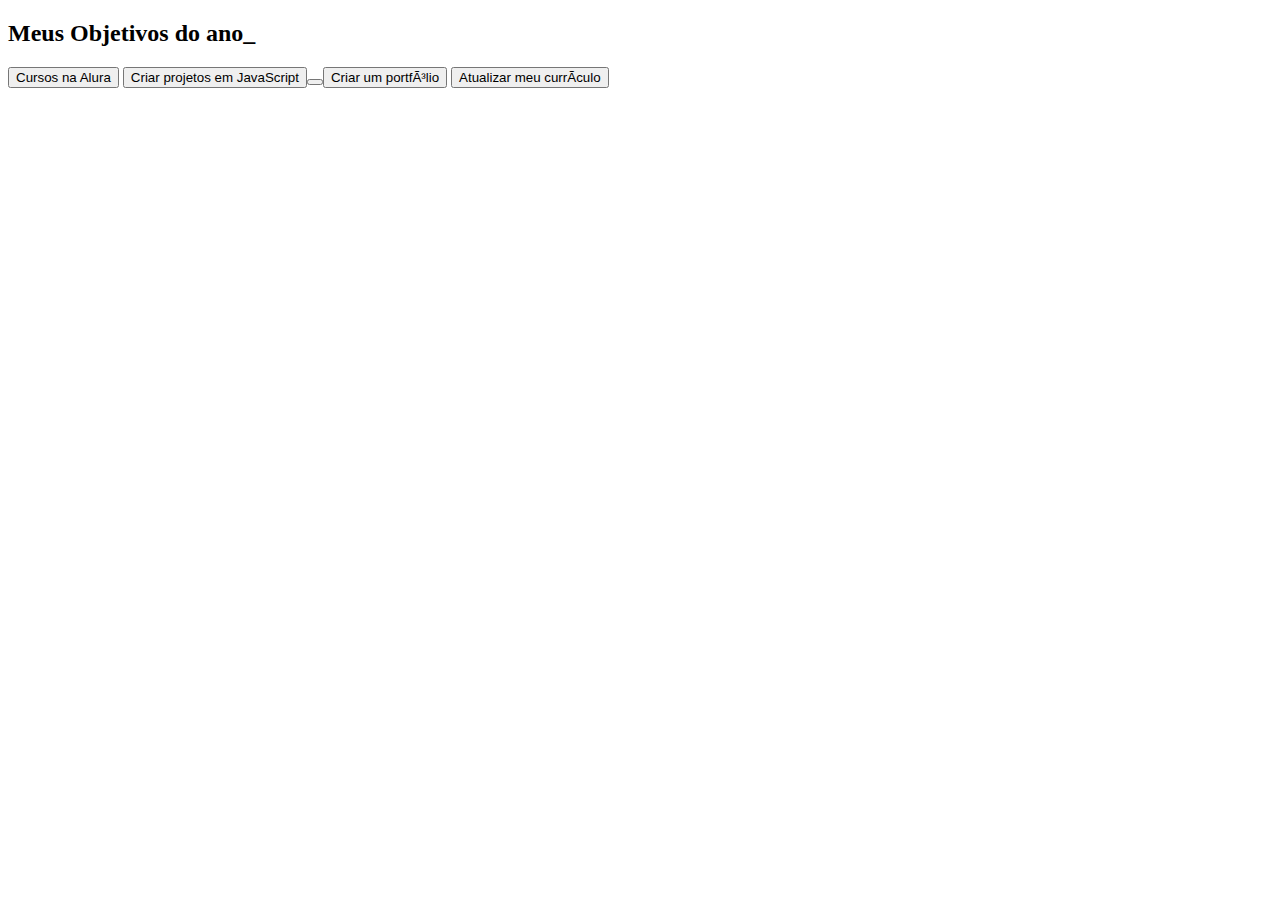
<file: 12 do 03/index.html>
<!DOCTYPE html>
<html lang=”pt-br”>
<head>
<meta charset=”UTF-8”>

<meta name=”viewport” content=”width=device-width, initial-
scale=1.0”>

<title>Meus objetivos do ano</title>
<link rel=”stylesheet” href=”style.css”>
</head>
<body>
    <section class=”conteudo-principal”></section>
<h2 class=”titulo-principal”>Meus Objetivos do ano_</h2>
<div class=”botoes”>
    <button class=”botao”>Cursos na Alura</button>
    <button class=”botao”>Criar projetos em JavaScript<button>
    <button class=”botao”>Criar um portfólio</button>
    <button class=”botao”>Atualizar meu currículo</button>
    </div>
</body>
</html>
</file>
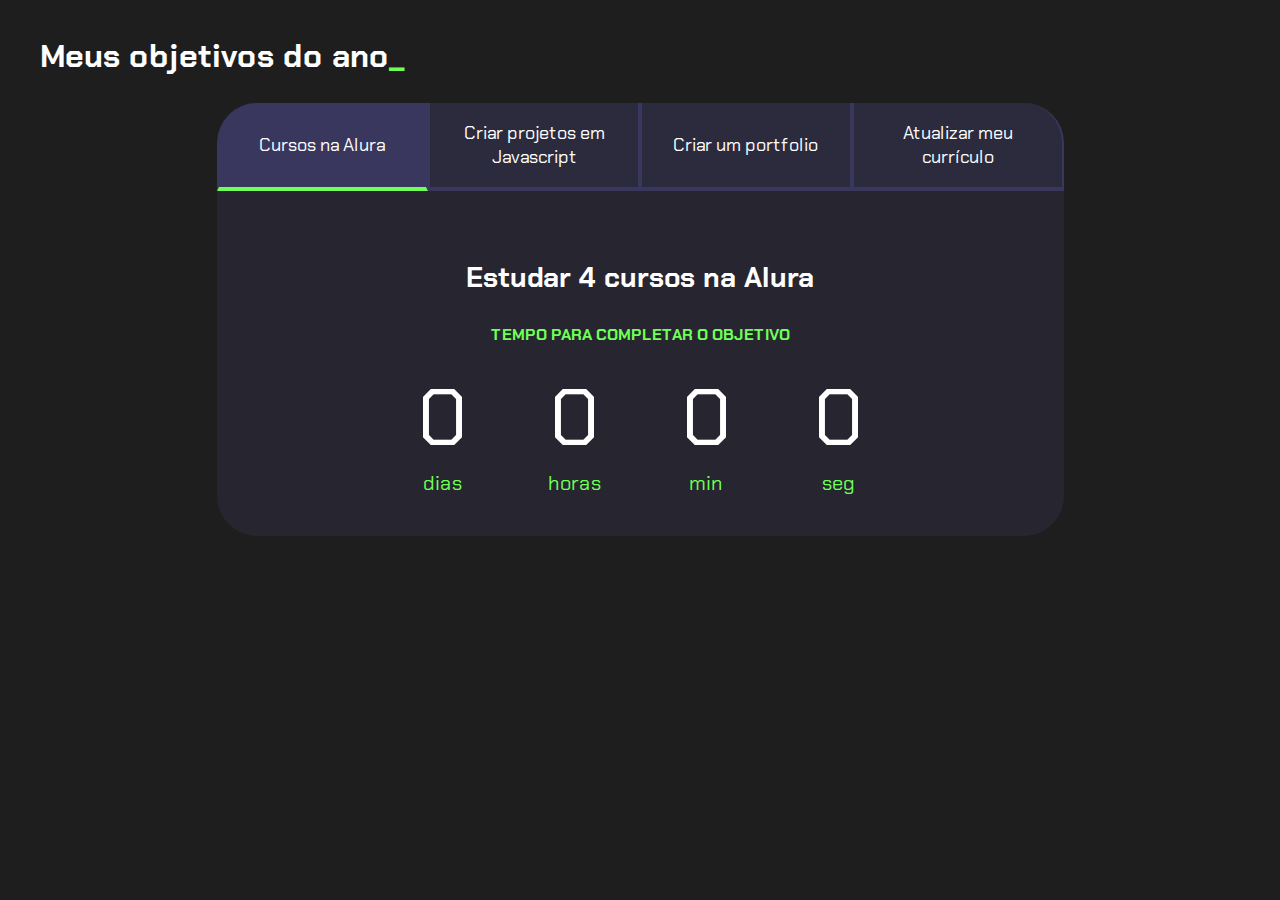
<file: nani/index.html>
<!DOCTYPE html>
<html lang="pt-br">

<head>
    <meta charset="UTF-8">
    <meta name="viewport" content="width=device-width, initial-scale=1.0">
    <title>Meus objetivos do ano</title>
    <link rel="stylesheet" href="style.css">
</head>

<body>
    <section class="conteudo-principal">
        <h2 class="titulo-principal">Meus objetivos do ano<span>_</span></h2>
        <div class="conteudo">
            <div class="botoes">
                <button class="botao ativo">Cursos na Alura</button>
                <button class="botao">Criar projetos em Javascript</button>
                <button class="botao">Criar um portfolio</button>
                <button class="botao">Atualizar meu currículo</button>
            </div>
            <div class="abas-textos">
                <div class="aba-conteudo ativo">
                    <h3 class="aba-conteudo-titulo-principal">Estudar 4 cursos na Alura</h3>
                    <h4 class="aba-conteudo-titulo-secundario">Tempo para completar o objetivo</h4>
                    <div class="contador">
                        <div class="contador-digito">
                            <p class="contador-digito-numero" id="dias0"></p>
                            <p class="contador-digito-texto">dias</p>
                        </div>
                        <div class="contador-digito">
                            <p class="contador-digito-numero" id="horas0"></p>
                            <p class="contador-digito-texto">horas</p>
                        </div>
                        <div class="contador-digito">
                            <p class="contador-digito-numero" id="min0"></p>
                            <p class="contador-digito-texto">min</p>
                        </div>
                        <div class="contador-digito">
                            <p class="contador-digito-numero" id="seg0"></p>
                            <p class="contador-digito-texto">seg</p>
                        </div>
                    </div>
                </div>
                <div class="aba-conteudo">
                    <h3 class="aba-conteudo-titulo-principal">Criar 5 projetos em Javascript</h3>
                    <h4 class="aba-conteudo-titulo-secundario">Tempo para completar o objetivo</h4>
                    <div class="contador">
                        <div class="contador-digito">
                            <p class="contador-digito-numero" id="dias1"></p>
                            <p class="contador-digito-texto">dias</p>
                        </div>
                        <div class="contador-digito">
                            <p class="contador-digito-numero" id="horas1"></p>
                            <p class="contador-digito-texto">horas</p>
                        </div>
                        <div class="contador-digito">
                            <p class="contador-digito-numero" id="min1"></p>
                            <p class="contador-digito-texto">min</p>
                        </div>
                        <div class="contador-digito">
                            <p class="contador-digito-numero" id="seg1"></p>
                            <p class="contador-digito-texto">seg</p>
                        </div>
                    </div>
                </div>
                <div class="aba-conteudo">
                    <h3 class="aba-conteudo-titulo-principal">Criar um portfolio com os meus 3 melhores projetos</h3>
                    <h4 class="aba-conteudo-titulo-secundario">Tempo para completar o objetivo</h4>
                    <div class="contador">
                        <div class="contador-digito">
                            <p class="contador-digito-numero" id="dias2"></p>
                            <p class="contador-digito-texto">dias</p>
                        </div>
                        <div class="contador-digito">
                            <p class="contador-digito-numero" id="horas2"></p>
                            <p class="contador-digito-texto">horas</p>
                        </div>
                        <div class="contador-digito">
                            <p class="contador-digito-numero" id="min2"></p>
                            <p class="contador-digito-texto">min</p>
                        </div>
                        <div class="contador-digito">
                            <p class="contador-digito-numero" id="seg2"></p>
                            <p class="contador-digito-texto">seg</p>
                        </div>
                    </div>
                </div>
                <div class="aba-conteudo">
                    <h3 class="aba-conteudo-titulo-principal">Atualizar meu curriculo com os certificados da Alura</h3>
                    <h4 class="aba-conteudo-titulo-secundario">Tempo para completar o objetivo</h4>
                    <div class="contador">
                        <div class="contador-digito">
                            <p class="contador-digito-numero" id="dias3"></p>
                            <p class="contador-digito-texto">dias</p>
                        </div>
                        <div class="contador-digito">
                            <p class="contador-digito-numero" id="horas3"></p>
                            <p class="contador-digito-texto">horas</p>
                        </div>
                        <div class="contador-digito">
                            <p class="contador-digito-numero" id="min3"></p>
                            <p class="contador-digito-texto">min</p>
                        </div>
                        <div class="contador-digito">
                            <p class="contador-digito-numero" id="seg3"></p>
                            <p class="contador-digito-texto">seg</p>
                        </div>
                    </div>
                </div>
            </div>
        </div>
    </section>
    <script src="main.js"></script>
</body>

</html>
</file>
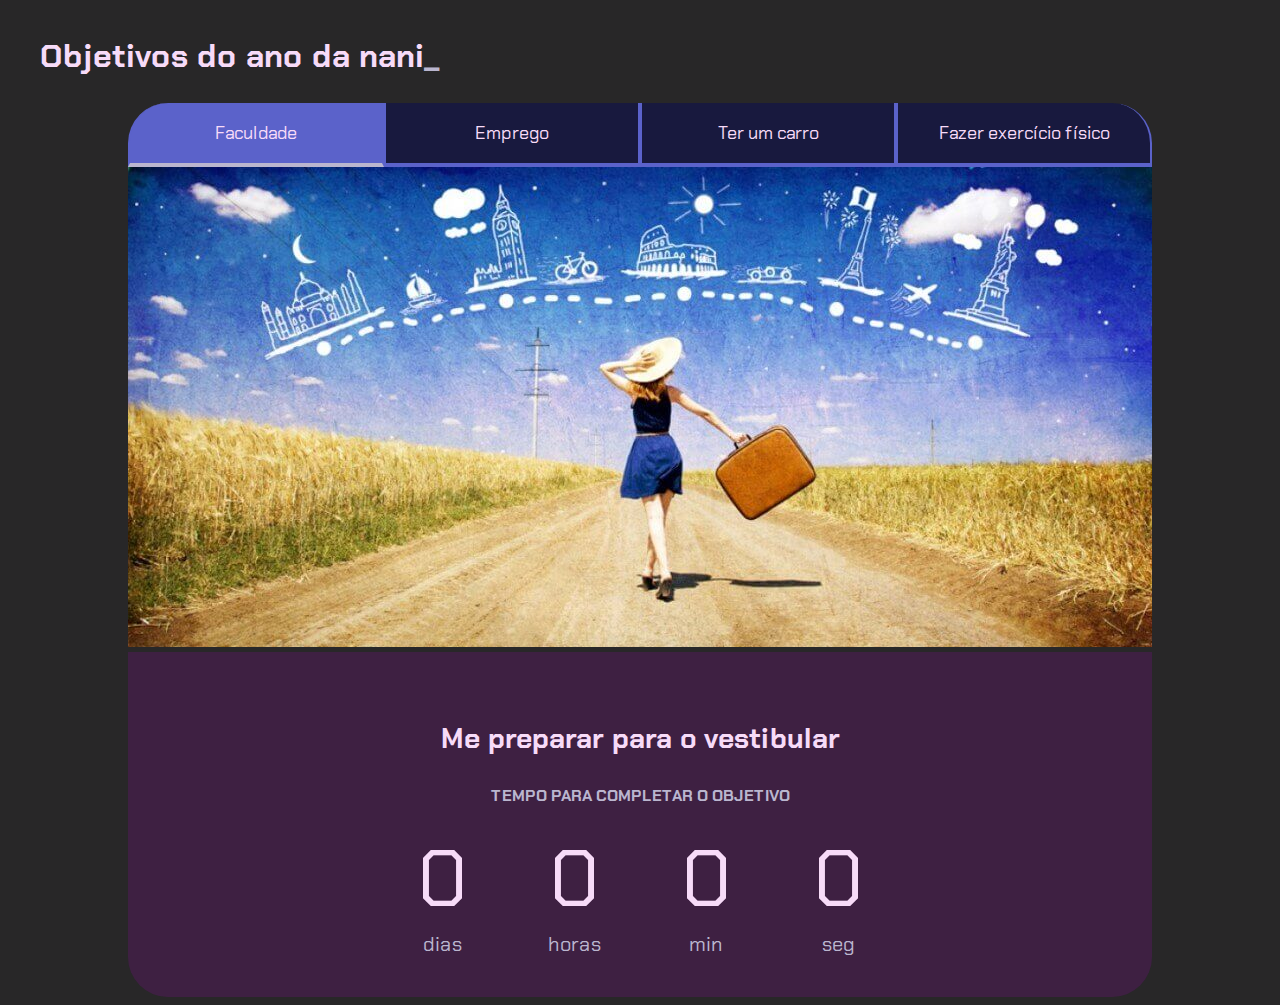
<file: nani16/index.html>
<!DOCTYPE html>
<html lang="pt-br">

<head>
    <meta charset="UTF-8">
    <meta name="viewport" content="width=device-width, initial-scale=1.0">
    <title>Meus objetivos do ano</title>
    <link rel="stylesheet" href="style.css">
</head>

<body>
    <section class="conteudo-principal">
        <h2 class="titulo-principal">Objetivos do ano da nani<span>_</span></h2>
        <div class="conteudo">
            <div class="botoes">
                <button class="botao ativo">Faculdade</button>
                <button class="botao">Emprego</button>
                <button class="botao">Ter um carro</button>
                <button class="botao">Fazer exercício físico</button>
                
            
            </div>
            <img src="fe.jpg">
            <div class="abas-textos">
                <div class="aba-conteudo ativo">
                    <h3 class="aba-conteudo-titulo-principal">Me preparar para o vestibular</h3>
                    <h4 class="aba-conteudo-titulo-secundario">Tempo para completar o objetivo</h4>
                    <div class="contador">
                        <div class="contador-digito">
                            <p class="contador-digito-numero" id="dias0"></p>
                            <p class="contador-digito-texto">dias</p>
                        </div>
                        <div class="contador-digito">
                            <p class="contador-digito-numero" id="horas0"></p>
                            <p class="contador-digito-texto">horas</p>
                        </div>
                        <div class="contador-digito">
                            <p class="contador-digito-numero" id="min0"></p>
                            <p class="contador-digito-texto">min</p>
                        </div>
                        <div class="contador-digito">
                            <p class="contador-digito-numero" id="seg0"></p>
                            <p class="contador-digito-texto">seg</p>
                        </div>
                    </div>
                </div>
                <div class="aba-conteudo">
                    <h3 class="aba-conteudo-titulo-principal">Criar e enviar curriculo</h3>
                    <h4 class="aba-conteudo-titulo-secundario">Tempo para completar o objetivo</h4>
                    <div class="contador">
                        <div class="contador-digito">
                            <p class="contador-digito-numero" id="dias1"></p>
                            <p class="contador-digito-texto">dias</p>
                        </div>
                        <div class="contador-digito">
                            <p class="contador-digito-numero" id="horas1"></p>
                            <p class="contador-digito-texto">horas</p>
                        </div>
                        <div class="contador-digito">
                            <p class="contador-digito-numero" id="min1"></p>
                            <p class="contador-digito-texto">min</p>
                        </div>
                        <div class="contador-digito">
                            <p class="contador-digito-numero" id="seg1"></p>
                            <p class="contador-digito-texto">seg</p>
                        </div>
                    </div>
                </div>
                <div class="aba-conteudo">
                    <h3 class="aba-conteudo-titulo-principal">Tirar minha CNH</h3>
                    <h4 class="aba-conteudo-titulo-secundario">Tempo para completar o objetivo</h4>
                    <div class="contador">
                        <div class="contador-digito">
                            <p class="contador-digito-numero" id="dias2"></p>
                            <p class="contador-digito-texto">dias</p>
                        </div>
                        <div class="contador-digito">
                            <p class="contador-digito-numero" id="horas2"></p>
                            <p class="contador-digito-texto">horas</p>
                        </div>
                        <div class="contador-digito">
                            <p class="contador-digito-numero" id="min2"></p>
                            <p class="contador-digito-texto">min</p>
                        </div>
                        <div class="contador-digito">
                            <p class="contador-digito-numero" id="seg2"></p>
                            <p class="contador-digito-texto">seg</p>
                        </div>
                    </div>
                </div>
                <div class="aba-conteudo">
                    <h3 class="aba-conteudo-titulo-principal">começar esportes ou academia</h3>
                    <h4 class="aba-conteudo-titulo-secundario">Tempo para completar o objetivo</h4>
                    <div class="contador">
                        <div class="contador-digito">
                            <p class="contador-digito-numero" id="dias3"></p>
                            <p class="contador-digito-texto">dias</p>
                        </div>
                        <div class="contador-digito">
                            <p class="contador-digito-numero" id="horas3"></p>
                            <p class="contador-digito-texto">horas</p>
                        </div>
                        <div class="contador-digito">
                            <p class="contador-digito-numero" id="min3"></p>
                            <p class="contador-digito-texto">min</p>
                        </div>
                        <div class="contador-digito">
                            <p class="contador-digito-numero" id="seg3"></p>
                            <p class="contador-digito-texto">seg</p>
                        </div>
                    </div>
                </div>
            </div>
        </div>
    </section>
    <script src="main.js"></script>
</body>

</html>
</file>
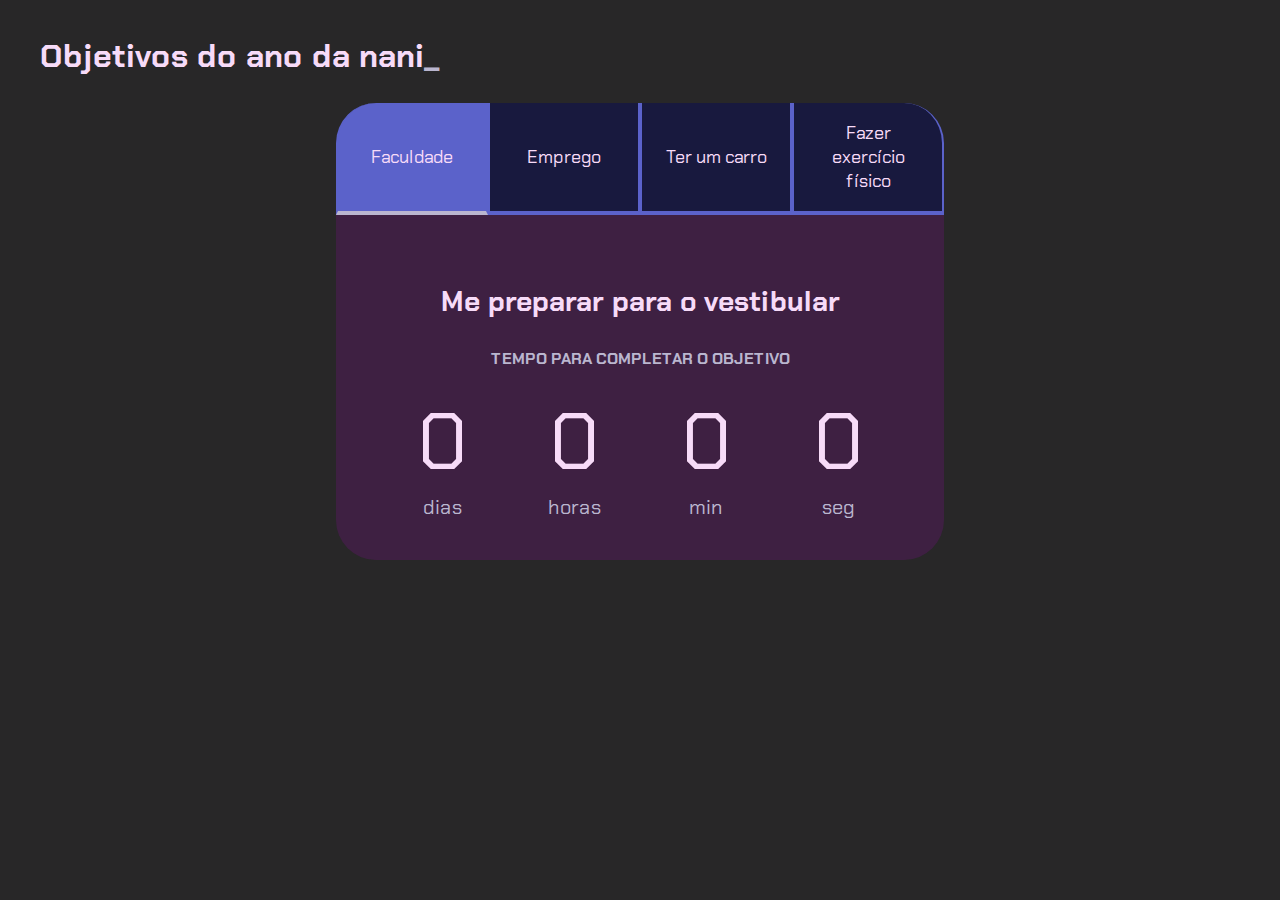
<file: nani2/index.html>
<!DOCTYPE html>
<html lang="pt-br">

<head>
    <meta charset="UTF-8">
    <meta name="viewport" content="width=device-width, initial-scale=1.0">
    <title>Meus objetivos do ano</title>
    <link rel="stylesheet" href="style.css">
</head>

<body>
    <section class="conteudo-principal">
        <h2 class="titulo-principal">Objetivos do ano da nani<span>_</span></h2>
        <div class="conteudo">
            <div class="botoes">
                <button class="botao ativo">Faculdade</button>
                <button class="botao">Emprego</button>
                <button class="botao">Ter um carro</button>
                <button class="botao">Fazer exercício físico</button>
            
            </div>
            <div class="abas-textos">
                <div class="aba-conteudo ativo">
                    <h3 class="aba-conteudo-titulo-principal">Me preparar para o vestibular</h3>
                    <h4 class="aba-conteudo-titulo-secundario">Tempo para completar o objetivo</h4>
                    <div class="contador">
                        <div class="contador-digito">
                            <p class="contador-digito-numero" id="dias0"></p>
                            <p class="contador-digito-texto">dias</p>
                        </div>
                        <div class="contador-digito">
                            <p class="contador-digito-numero" id="horas0"></p>
                            <p class="contador-digito-texto">horas</p>
                        </div>
                        <div class="contador-digito">
                            <p class="contador-digito-numero" id="min0"></p>
                            <p class="contador-digito-texto">min</p>
                        </div>
                        <div class="contador-digito">
                            <p class="contador-digito-numero" id="seg0"></p>
                            <p class="contador-digito-texto">seg</p>
                        </div>
                    </div>
                </div>
                <div class="aba-conteudo">
                    <h3 class="aba-conteudo-titulo-principal">Criar e enviar curriculo</h3>
                    <h4 class="aba-conteudo-titulo-secundario">Tempo para completar o objetivo</h4>
                    <div class="contador">
                        <div class="contador-digito">
                            <p class="contador-digito-numero" id="dias1"></p>
                            <p class="contador-digito-texto">dias</p>
                        </div>
                        <div class="contador-digito">
                            <p class="contador-digito-numero" id="horas1"></p>
                            <p class="contador-digito-texto">horas</p>
                        </div>
                        <div class="contador-digito">
                            <p class="contador-digito-numero" id="min1"></p>
                            <p class="contador-digito-texto">min</p>
                        </div>
                        <div class="contador-digito">
                            <p class="contador-digito-numero" id="seg1"></p>
                            <p class="contador-digito-texto">seg</p>
                        </div>
                    </div>
                </div>
                <div class="aba-conteudo">
                    <h3 class="aba-conteudo-titulo-principal">Tirar minha CNH</h3>
                    <h4 class="aba-conteudo-titulo-secundario">Tempo para completar o objetivo</h4>
                    <div class="contador">
                        <div class="contador-digito">
                            <p class="contador-digito-numero" id="dias2"></p>
                            <p class="contador-digito-texto">dias</p>
                        </div>
                        <div class="contador-digito">
                            <p class="contador-digito-numero" id="horas2"></p>
                            <p class="contador-digito-texto">horas</p>
                        </div>
                        <div class="contador-digito">
                            <p class="contador-digito-numero" id="min2"></p>
                            <p class="contador-digito-texto">min</p>
                        </div>
                        <div class="contador-digito">
                            <p class="contador-digito-numero" id="seg2"></p>
                            <p class="contador-digito-texto">seg</p>
                        </div>
                    </div>
                </div>
                <div class="aba-conteudo">
                    <h3 class="aba-conteudo-titulo-principal">começar esportes ou academia</h3>
                    <h4 class="aba-conteudo-titulo-secundario">Tempo para completar o objetivo</h4>
                    <div class="contador">
                        <div class="contador-digito">
                            <p class="contador-digito-numero" id="dias3"></p>
                            <p class="contador-digito-texto">dias</p>
                        </div>
                        <div class="contador-digito">
                            <p class="contador-digito-numero" id="horas3"></p>
                            <p class="contador-digito-texto">horas</p>
                        </div>
                        <div class="contador-digito">
                            <p class="contador-digito-numero" id="min3"></p>
                            <p class="contador-digito-texto">min</p>
                        </div>
                        <div class="contador-digito">
                            <p class="contador-digito-numero" id="seg3"></p>
                            <p class="contador-digito-texto">seg</p>
                        </div>
                    </div>
                </div>
            </div>
        </div>
    </section>
    <script src="main.js"></script>
</body>

</html>
</file>
<file: nani/style.css>
@import url('https://fonts.googleapis.com/css2?family=Chakra+Petch:wght@400;700&display=swap');

:root {
    --cor-de-fundo: #1E1E1E;
    --verde: #6FFF57;
    --branco: #FFFFFF;
    --botao-ativo: #3A375E;
    --botao-inativo: rgba(58, 55, 94, 0.5);
    --texto-fundo: rgba(58, 55, 94, 0.3);
}

body {
    background-color: var(--cor-de-fundo);
    color: var(--branco);
    font-family: 'Chakra Petch', sans-serif;
}


.conteudo-principal {
    display: flex;
    flex-direction: column;
    justify-content: center;
    align-items: center;
    max-width: 1200px;
    width: 100%;
    margin: 0 auto;
}

.titulo-principal {
    text-align: left;
    width: 100%;
    font-size: 32px;
}

.titulo-principal span {
    color: var(--verde);
}


.botao {
    font-family: 'Chakra Petch', sans-serif;
    background-color: var(--botao-inativo);
    color: var(--branco);
    display: flex;
    justify-content: center;
    padding: 1em;
    font-size: 18px;
    align-items: center;
    width: 100%;
    border-bottom: 4px solid var(--botao-ativo);
    border-left: 2px solid var(--botao-ativo);
    border-right: 2px solid var(--botao-ativo);
    border-top: none;
}

.botao:first-child {
    border-radius: 40px 40px 0 0;
}

.botoes {
    display: block;
}

.botao.ativo{
    background-color: var(--botao-ativo);
    border-bottom: 4px solid var(--verde);
}

.abas-textos{
    background-color: var(--texto-fundo);
    padding: 40px;
    border-radius: 0 0 40px 40px;
}
.aba-conteudo.ativo{
    display:block;
}

.aba-conteudo{
    display: none;
}

.aba-conteudo-titulo-principal{
    font-size: 28px;
    text-align: center;
}
.aba-conteudo-titulo-secundario{
    text-align: center;
    color: var(--verde);
    text-transform: uppercase;
}

.contador{
    display:flex;
    justify-content: center;
    flex-wrap: wrap;
}
.contador-digito{
    padding: 0 16px;
    text-align: center;
    min-width: 100px;
}

.contador-digito-numero{
    font-size: 80px;
    margin: 0;

}

.contador-digito-texto{
    color: var(--verde);
    font-size: 20px;
    margin: 0;

}

@media screen and (min-width: 768px) {
    .botoes {
        display: flex;
    }

    .botao:first-child {
        border-radius: 40px 0 0 0;
    }

    .botao:last-child {
        border-radius: 0 40px 0 0;
    }
}
</file>
<file: nani16/style.css>
@import url('https://fonts.googleapis.com/css2?family=Chakra+Petch:wght@400;700&display=swap');

:root {
    --cor-de-fundo: #030203da;
    --verde: #bab6cf;
    --branco: #f7dbf8;
    --botao-ativo: #5b62ca;
    --botao-inativo: rgba(7, 12, 83, 0.5);
    --texto-fundo: rgba(116, 15, 129, 0.3);
}

body {
    background-color: var(--cor-de-fundo);
    color: var(--branco);
    font-family: 'Chakra Petch', sans-serif;
}


.conteudo-principal {
    display: flex;
    flex-direction: column;
    justify-content: center;
    align-items: center;
    max-width: 1200px;
    width: 100%;
    margin: 0 auto;
}

.titulo-principal {
    text-align: left;
    width: 100%;
    font-size: 32px;
}

.titulo-principal span {
    color: var(--verde);
}


.botao {
    font-family: 'Chakra Petch', sans-serif;
    background-color: var(--botao-inativo);
    color: var(--branco);
    display: flex;
    justify-content: center;
    padding: 1em;
    font-size: 18px;
    align-items: center;
    width: 100%;
    border-bottom: 4px solid var(--botao-ativo);
    border-left: 2px solid var(--botao-ativo);
    border-right: 2px solid var(--botao-ativo);
    border-top: none;
}

.botao:first-child {
    border-radius: 40px 40px 0 0;
}

.botoes {
    display: block;
}

.botao.ativo{
    background-color: var(--botao-ativo);
    border-bottom: 4px solid var(--verde);
}

.abas-textos{
    background-color: var(--texto-fundo);
    padding: 40px;
    border-radius: 0 0 40px 40px;
}
.aba-conteudo.ativo{
    display:block;
}

.aba-conteudo{
    display: none;
}

.aba-conteudo-titulo-principal{
    font-size: 28px;
    text-align: center;
}
.aba-conteudo-titulo-secundario{
    text-align: center;
    color: var(--verde);
    text-transform: uppercase;
}

.contador{
    display:flex;
    justify-content: center;
    flex-wrap: wrap;
}
.contador-digito{
    padding: 0 16px;
    text-align: center;
    min-width: 100px;
}

.contador-digito-numero{
    font-size: 80px;
    margin: 0;

}

.contador-digito-texto{
    color: var(--verde);
    font-size: 20px;
    margin: 0;

}

@media screen and (min-width: 768px) {
    .botoes {
        display: flex;
    }

    .botao:first-child {
        border-radius: 40px 0 0 0;
    }

    .botao:last-child {
        border-radius: 0 40px 0 0;
    }
}
img{
    margin: auto;
}
</file>
<file: nani2/style.css>
@import url('https://fonts.googleapis.com/css2?family=Chakra+Petch:wght@400;700&display=swap');

:root {
    --cor-de-fundo: #030203da;
    --verde: #bab6cf;
    --branco: #f7dbf8;
    --botao-ativo: #5b62ca;
    --botao-inativo: rgba(7, 12, 83, 0.5);
    --texto-fundo: rgba(116, 15, 129, 0.3);
}

body {
    background-color: var(--cor-de-fundo);
    color: var(--branco);
    font-family: 'Chakra Petch', sans-serif;
}


.conteudo-principal {
    display: flex;
    flex-direction: column;
    justify-content: center;
    align-items: center;
    max-width: 1200px;
    width: 100%;
    margin: 0 auto;
}

.titulo-principal {
    text-align: left;
    width: 100%;
    font-size: 32px;
}

.titulo-principal span {
    color: var(--verde);
}


.botao {
    font-family: 'Chakra Petch', sans-serif;
    background-color: var(--botao-inativo);
    color: var(--branco);
    display: flex;
    justify-content: center;
    padding: 1em;
    font-size: 18px;
    align-items: center;
    width: 100%;
    border-bottom: 4px solid var(--botao-ativo);
    border-left: 2px solid var(--botao-ativo);
    border-right: 2px solid var(--botao-ativo);
    border-top: none;
}

.botao:first-child {
    border-radius: 40px 40px 0 0;
}

.botoes {
    display: block;
}

.botao.ativo{
    background-color: var(--botao-ativo);
    border-bottom: 4px solid var(--verde);
}

.abas-textos{
    background-color: var(--texto-fundo);
    padding: 40px;
    border-radius: 0 0 40px 40px;
}
.aba-conteudo.ativo{
    display:block;
}

.aba-conteudo{
    display: none;
}

.aba-conteudo-titulo-principal{
    font-size: 28px;
    text-align: center;
}
.aba-conteudo-titulo-secundario{
    text-align: center;
    color: var(--verde);
    text-transform: uppercase;
}

.contador{
    display:flex;
    justify-content: center;
    flex-wrap: wrap;
}
.contador-digito{
    padding: 0 16px;
    text-align: center;
    min-width: 100px;
}

.contador-digito-numero{
    font-size: 80px;
    margin: 0;

}

.contador-digito-texto{
    color: var(--verde);
    font-size: 20px;
    margin: 0;

}

@media screen and (min-width: 768px) {
    .botoes {
        display: flex;
    }

    .botao:first-child {
        border-radius: 40px 0 0 0;
    }

    .botao:last-child {
        border-radius: 0 40px 0 0;
    }
}
</file>
